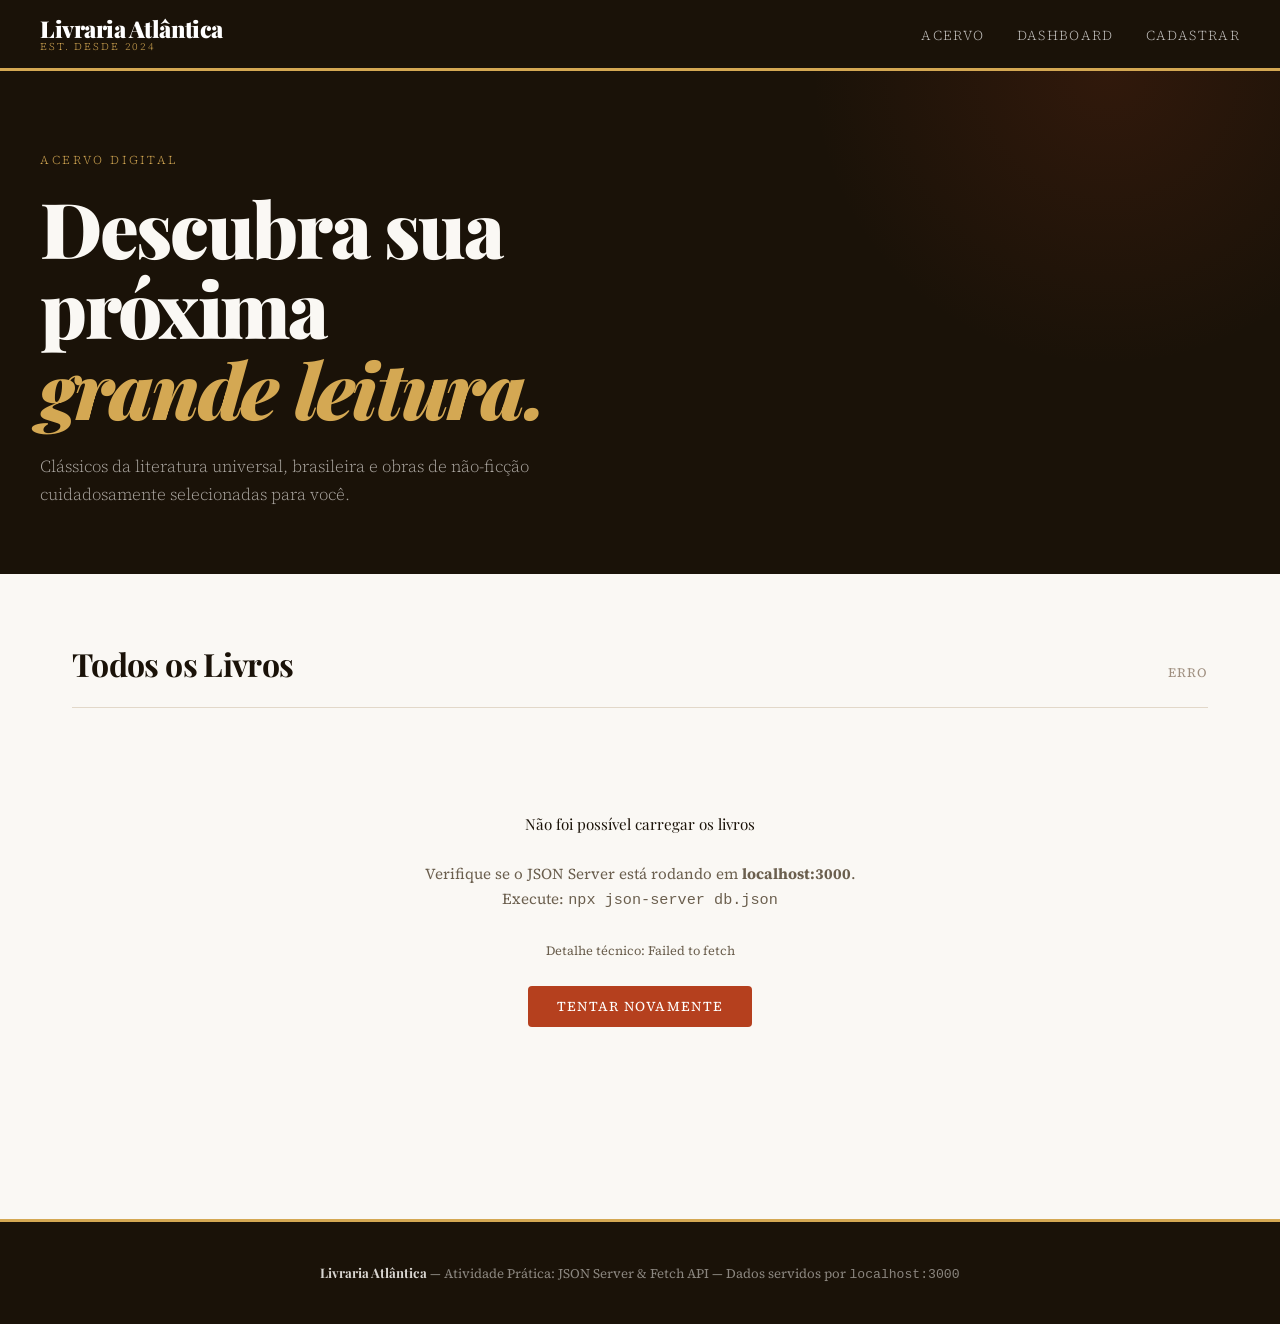
<file: public/index.html>
<!DOCTYPE html>
<html lang="pt-BR">
<head>
  <meta charset="UTF-8" />
  <meta name="viewport" content="width=device-width, initial-scale=1.0" />
  <title>Livraria Atlântica — Acervo</title>
  <link rel="stylesheet" href="styles.css" />
</head>
<body>
 
  <!-- ===================== CABEÇALHO ===================== -->
  <header class="cabecalho">
    <div class="cabecalho-inner">
      <a href="index.html" class="logo">
        <span class="logo-principal">Livraria Atlântica</span>
        <span class="logo-sub">Est. desde 2024</span>
      </a>
      <nav>
        <ul class="nav-links">
          <li><a href="index.html">Acervo</a></li>
          <li><a href="dashboard.html">Dashboard</a></li>
          <li><a href="cadastro_livro.html">Cadastrar</a></li>
        </ul>
      </nav>
    </div>
  </header>
 
  <!-- ===================== HERO ===================== -->
  <section class="hero">
    <div class="hero-inner">
      <p class="hero-eyebrow">Acervo Digital</p>
      <h1 class="hero-titulo">
        Descubra sua próxima<br>
        <em>grande leitura.</em>
      </h1>
      <p class="hero-subtitulo">
        Clássicos da literatura universal, brasileira e obras de não-ficção
        cuidadosamente selecionadas para você.
      </p>
    </div>
  </section>
 
  <!-- ===================== CATÁLOGO ===================== -->
  <main>
    <div class="secao">
      <div class="secao-cabecalho">
        <h2 class="secao-titulo">Todos os Livros</h2>
        <span class="secao-contagem" id="contagem-livros">Carregando…</span>
      </div>
 
      <!-- Grid onde os cards são injetados via JS -->
      <div class="grid-livros" id="grid-livros">
 
        <!-- Estado de carregamento inicial -->
        <div class="estado-carregando" id="estado-carregando">
          <div class="estado-carregando-spinner"></div>
          <p>Buscando livros no servidor…</p>
        </div>
 
      </div>
    </div>
  </main>
 
  <!-- ===================== RODAPÉ ===================== -->
  <footer class="rodape">
    <p>
      <strong>Livraria Atlântica</strong> &mdash;
      Atividade Prática: JSON Server &amp; Fetch API &mdash;
      Dados servidos por <code>localhost:3000</code>
    </p>
  </footer>
 
  <script src="script.js"></script>
</body>
</html>
</file>
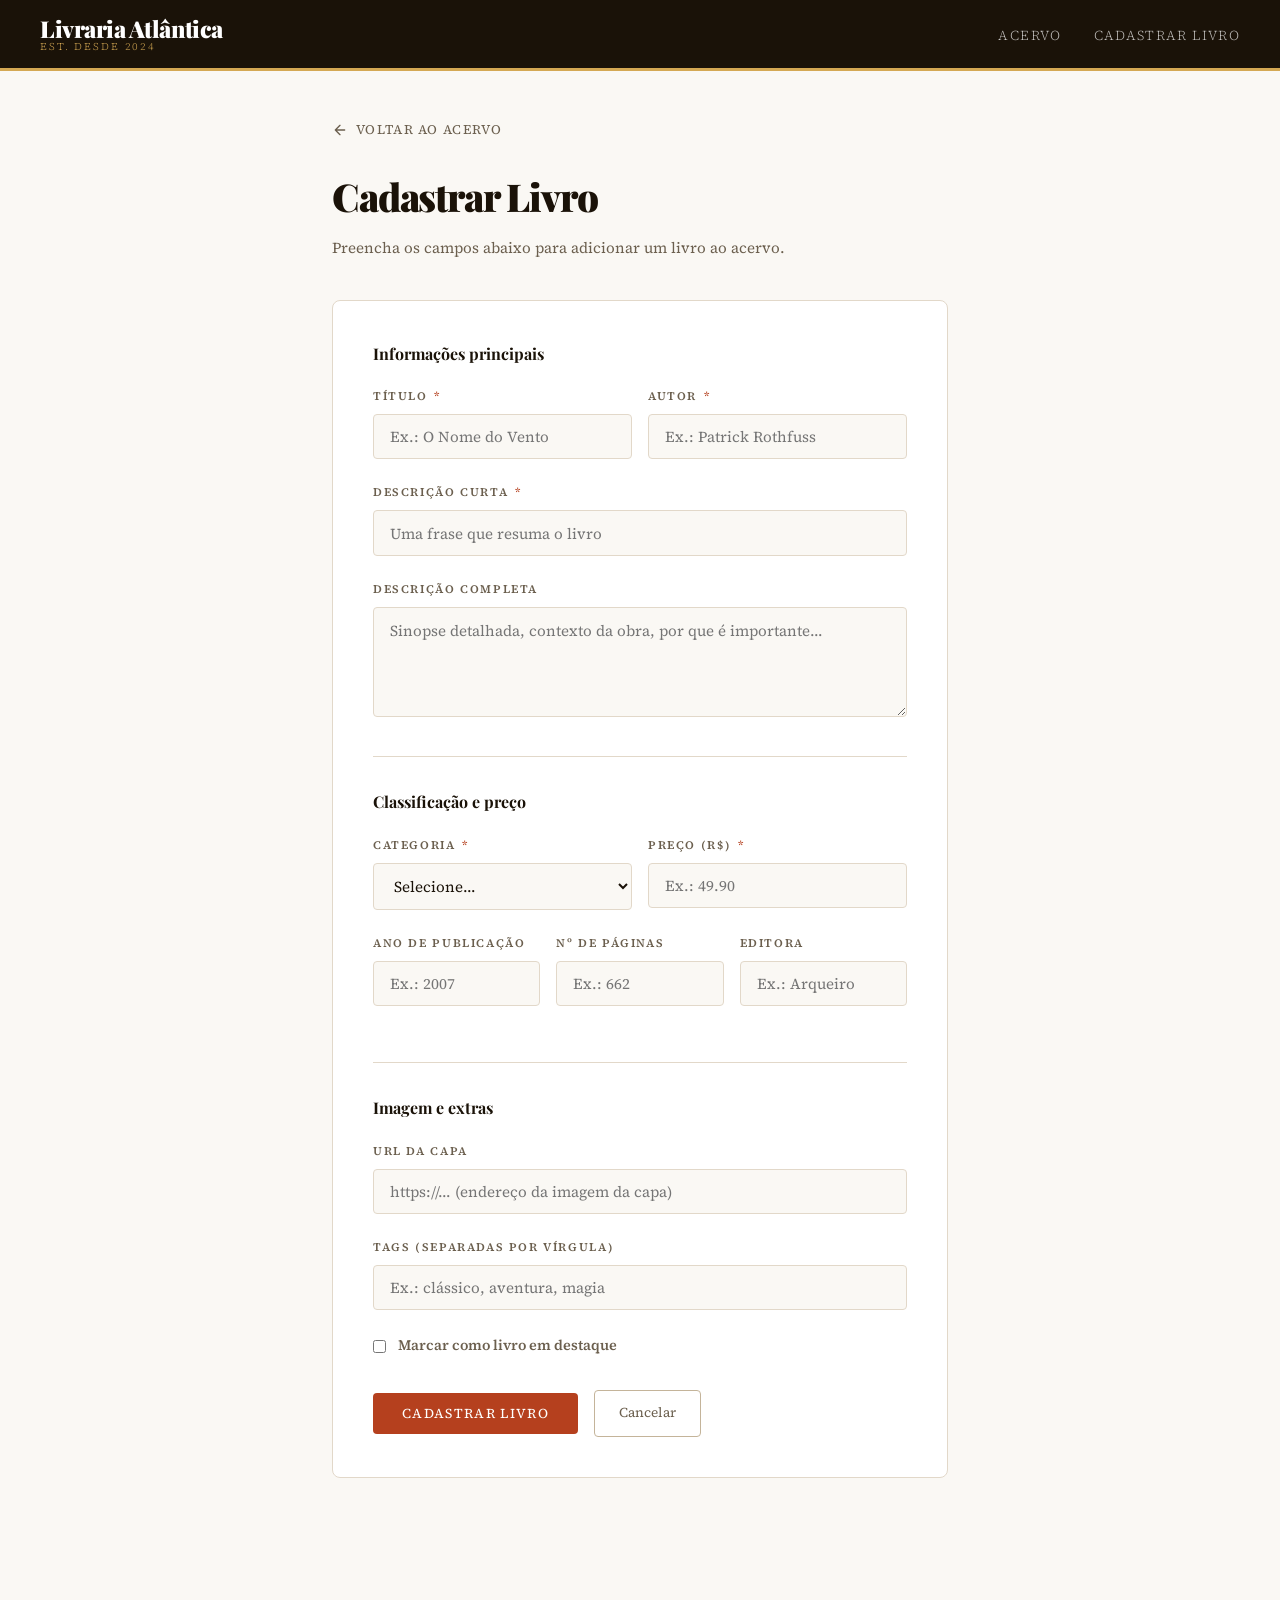
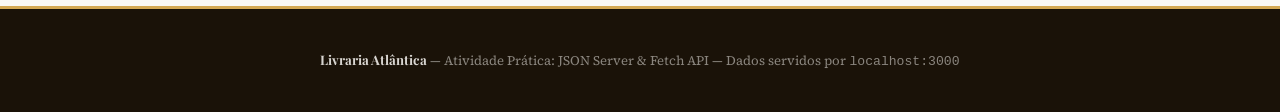
<file: public/cadastro_livro.html>
<!DOCTYPE html>
<html lang="pt-BR">
<head>
  <meta charset="UTF-8" />
  <meta name="viewport" content="width=device-width, initial-scale=1.0" />
  <title>Cadastrar Livro — Livraria Atlântica</title>
  <link rel="stylesheet" href="styles.css" />
  <style>
    /* ── Estilos específicos do formulário ── */
    .form-container {
      max-width: 680px;
      margin: 3rem auto;
      padding: 0 2rem 4rem;
    }
 
    .form-titulo {
      font-family: var(--fonte-titulo);
      font-size: 2.4rem;
      font-weight: 900;
      letter-spacing: -0.03em;
      margin-bottom: 0.4rem;
    }
 
    .form-subtitulo {
      color: var(--cor-texto-suave);
      margin-bottom: 2.5rem;
      font-size: 0.95rem;
    }
 
    .form-card {
      background: var(--cor-superficie);
      border: 1px solid var(--cor-borda);
      border-radius: var(--raio-lg);
      padding: 2.5rem;
    }
 
    .form-grupo {
      margin-bottom: 1.5rem;
    }
 
    .form-grupo label {
      display: block;
      font-size: 0.72rem;
      letter-spacing: 0.14em;
      text-transform: uppercase;
      font-weight: 600;
      color: var(--cor-texto-suave);
      margin-bottom: 0.5rem;
    }
 
    .form-grupo label .obrigatorio {
      color: var(--cor-destaque);
      margin-left: 2px;
    }
 
    .form-grupo input,
    .form-grupo select,
    .form-grupo textarea {
      width: 100%;
      padding: 0.7rem 1rem;
      border: 1px solid var(--cor-borda);
      border-radius: var(--raio);
      font-family: var(--fonte-corpo);
      font-size: 0.95rem;
      color: var(--cor-texto);
      background: var(--cor-fundo);
      transition: border-color var(--transicao), box-shadow var(--transicao);
      outline: none;
    }
 
    .form-grupo input:focus,
    .form-grupo select:focus,
    .form-grupo textarea:focus {
      border-color: var(--cor-texto);
      box-shadow: 0 0 0 3px rgba(26,18,8,0.08);
    }
 
    .form-grupo textarea {
      min-height: 110px;
      resize: vertical;
      line-height: 1.6;
    }
 
    .form-linha {
      display: grid;
      grid-template-columns: 1fr 1fr;
      gap: 1rem;
    }
 
    .form-linha-3 {
      display: grid;
      grid-template-columns: 1fr 1fr 1fr;
      gap: 1rem;
    }
 
    .form-separador {
      height: 1px;
      background: var(--cor-borda);
      margin: 2rem 0;
    }
 
    .form-secao-titulo {
      font-family: var(--fonte-titulo);
      font-size: 1rem;
      font-weight: 700;
      margin-bottom: 1.25rem;
      color: var(--cor-texto);
    }
 
    .form-acoes {
      display: flex;
      gap: 1rem;
      margin-top: 2rem;
      align-items: center;
    }
 
    .btn-cancelar {
      padding: 0.7rem 1.5rem;
      border: 1px solid var(--cor-borda-forte);
      border-radius: var(--raio);
      background: transparent;
      font-family: var(--fonte-corpo);
      font-size: 0.85rem;
      color: var(--cor-texto-suave);
      cursor: pointer;
      transition: all var(--transicao);
      text-decoration: none;
    }
 
    .btn-cancelar:hover {
      border-color: var(--cor-texto);
      color: var(--cor-texto);
    }
 
    .mensagem-sucesso,
    .mensagem-erro {
      display: none;
      padding: 1rem 1.25rem;
      border-radius: var(--raio);
      margin-top: 1.5rem;
      font-size: 0.9rem;
    }
 
    .mensagem-sucesso {
      background: #dcfce7;
      color: #166534;
      border: 1px solid #bbf7d0;
    }
 
    .mensagem-erro {
      background: #fef2f2;
      color: #991b1b;
      border: 1px solid #fecaca;
    }
 
    .mensagem-sucesso.visivel,
    .mensagem-erro.visivel {
      display: block;
    }
 
    @media (max-width: 600px) {
      .form-linha, .form-linha-3 { grid-template-columns: 1fr; }
      .form-card { padding: 1.5rem; }
    }
  </style>
</head>
<body>
 
  <!-- ===================== CABEÇALHO ===================== -->
  <header class="cabecalho">
    <div class="cabecalho-inner">
      <a href="index.html" class="logo">
        <span class="logo-principal">Livraria Atlântica</span>
        <span class="logo-sub">Est. desde 2024</span>
      </a>
      <nav>
        <ul class="nav-links">
          <li><a href="index.html">Acervo</a></li>
          <li><a href="cadastro_livro.html">Cadastrar Livro</a></li>
        </ul>
      </nav>
    </div>
  </header>
 
  <!-- ===================== FORMULÁRIO ===================== -->
  <main>
    <div class="form-container">
 
      <a href="index.html" class="detalhe-voltar" style="margin-bottom:1.5rem; display:inline-flex;">
        <svg viewBox="0 0 24 24" fill="none" stroke="currentColor" stroke-width="2"
             stroke-linecap="round" stroke-linejoin="round" style="width:16px;height:16px">
          <path d="M19 12H5M12 5l-7 7 7 7"/>
        </svg>
        Voltar ao acervo
      </a>
 
      <h1 class="form-titulo">Cadastrar Livro</h1>
      <p class="form-subtitulo">Preencha os campos abaixo para adicionar um livro ao acervo.</p>
 
      <div class="form-card">
        <div id="form-livro">
 
          <!-- Informações principais -->
          <p class="form-secao-titulo">Informações principais</p>
 
          <div class="form-linha">
            <div class="form-grupo">
              <label for="titulo">Título <span class="obrigatorio">*</span></label>
              <input type="text" id="titulo" placeholder="Ex.: O Nome do Vento" required />
            </div>
            <div class="form-grupo">
              <label for="autor">Autor <span class="obrigatorio">*</span></label>
              <input type="text" id="autor" placeholder="Ex.: Patrick Rothfuss" required />
            </div>
          </div>
 
          <div class="form-grupo">
            <label for="descricaoCurta">Descrição curta <span class="obrigatorio">*</span></label>
            <input type="text" id="descricaoCurta" placeholder="Uma frase que resuma o livro" required />
          </div>
 
          <div class="form-grupo">
            <label for="descricaoCompleta">Descrição completa</label>
            <textarea id="descricaoCompleta" placeholder="Sinopse detalhada, contexto da obra, por que é importante…"></textarea>
          </div>
 
          <div class="form-separador"></div>
 
          <!-- Classificação e preço -->
          <p class="form-secao-titulo">Classificação e preço</p>
 
          <div class="form-linha">
            <div class="form-grupo">
              <label for="categoria">Categoria <span class="obrigatorio">*</span></label>
              <select id="categoria" required>
                <option value="" disabled selected>Selecione…</option>
                <option value="Fantasia">Fantasia</option>
                <option value="Ficção Científica">Ficção Científica</option>
                <option value="Literatura Brasileira">Literatura Brasileira</option>
                <option value="Realismo Mágico">Realismo Mágico</option>
                <option value="Não-ficção">Não-ficção</option>
                <option value="Literatura Infantojuvenil">Literatura Infantojuvenil</option>
                <option value="Romance">Romance</option>
                <option value="Suspense">Suspense</option>
                <option value="Outro">Outro</option>
              </select>
            </div>
            <div class="form-grupo">
              <label for="preco">Preço (R$) <span class="obrigatorio">*</span></label>
              <input type="number" id="preco" placeholder="Ex.: 49.90" min="0" step="0.01" required />
            </div>
          </div>
 
          <div class="form-linha-3">
            <div class="form-grupo">
              <label for="anoPublicacao">Ano de publicação</label>
              <input type="number" id="anoPublicacao" placeholder="Ex.: 2007" min="1000" max="2099" />
            </div>
            <div class="form-grupo">
              <label for="paginas">Nº de páginas</label>
              <input type="number" id="paginas" placeholder="Ex.: 662" min="1" />
            </div>
            <div class="form-grupo">
              <label for="editora">Editora</label>
              <input type="text" id="editora" placeholder="Ex.: Arqueiro" />
            </div>
          </div>
 
          <div class="form-separador"></div>
 
          <!-- Imagem e extras -->
          <p class="form-secao-titulo">Imagem e extras</p>
 
          <div class="form-grupo">
            <label for="imagem">URL da capa</label>
            <input type="url" id="imagem" placeholder="https://… (endereço da imagem da capa)" />
          </div>
 
          <div class="form-grupo">
            <label for="tags">Tags (separadas por vírgula)</label>
            <input type="text" id="tags" placeholder="Ex.: clássico, aventura, magia" />
          </div>
 
          <div class="form-grupo" style="display:flex; align-items:center; gap:0.75rem;">
            <input type="checkbox" id="destaque" style="width:auto; cursor:pointer;" />
            <label for="destaque" style="text-transform:none; font-size:0.9rem; letter-spacing:0; cursor:pointer; margin:0;">
              Marcar como livro em destaque
            </label>
          </div>
 
          <!-- Ações -->
          <div class="form-acoes">
            <button class="btn-primario" onclick="cadastrarLivro()">Cadastrar livro</button>
            <a href="index.html" class="btn-cancelar">Cancelar</a>
          </div>
 
          <!-- Mensagens de feedback -->
          <div class="mensagem-sucesso" id="msg-sucesso">
            ✓ Livro cadastrado com sucesso! <a href="index.html">Ver acervo →</a>
          </div>
          <div class="mensagem-erro" id="msg-erro">
            ✗ Não foi possível cadastrar. Verifique se o JSON Server está rodando.
          </div>
 
        </div>
      </div>
    </div>
  </main>
 
  <!-- ===================== RODAPÉ ===================== -->
  <footer class="rodape">
    <p>
      <strong>Livraria Atlântica</strong> &mdash;
      Atividade Prática: JSON Server &amp; Fetch API &mdash;
      Dados servidos por <code>localhost:3000</code>
    </p>
  </footer>
 
  <script>
    /**
     * Lê os campos do formulário, valida e faz POST /livros no JSON Server.
     */
    async function cadastrarLivro() {
      const msgSucesso = document.getElementById('msg-sucesso');
      const msgErro    = document.getElementById('msg-erro');
 
      // Esconde mensagens anteriores
      msgSucesso.classList.remove('visivel');
      msgErro.classList.remove('visivel');
 
      // Coleta e valida campos obrigatórios
      const titulo       = document.getElementById('titulo').value.trim();
      const autor        = document.getElementById('autor').value.trim();
      const descCurta    = document.getElementById('descricaoCurta').value.trim();
      const categoria    = document.getElementById('categoria').value;
      const preco        = parseFloat(document.getElementById('preco').value);
 
      if (!titulo || !autor || !descCurta || !categoria || isNaN(preco)) {
        msgErro.textContent = '✗ Preencha todos os campos obrigatórios (marcados com *).';
        msgErro.classList.add('visivel');
        return;
      }
 
      // Monta objeto do livro
      const tagsRaw = document.getElementById('tags').value;
      const livro = {
        titulo,
        autor,
        descricaoCurta: descCurta,
        descricaoCompleta: document.getElementById('descricaoCompleta').value.trim() || descCurta,
        imagem:    document.getElementById('imagem').value.trim() || '',
        categoria,
        preco,
        tags: tagsRaw ? tagsRaw.split(',').map(t => t.trim()).filter(Boolean) : [],
        destaque: document.getElementById('destaque').checked,
        paginas:  parseInt(document.getElementById('paginas').value) || null,
        editora:  document.getElementById('editora').value.trim() || null,
        anoPublicacao: parseInt(document.getElementById('anoPublicacao').value) || null,
        avaliacao: null
      };
 
      // POST para o JSON Server
      try {
        const resposta = await fetch('http://localhost:3000/livros', {
          method: 'POST',
          headers: { 'Content-Type': 'application/json' },
          body: JSON.stringify(livro)
        });
 
        if (!resposta.ok) throw new Error(`HTTP ${resposta.status}`);
 
        msgSucesso.classList.add('visivel');
 
        // Limpa o formulário
        document.querySelectorAll('input, select, textarea').forEach(el => {
          if (el.type === 'checkbox') el.checked = false;
          else el.value = '';
        });
 
      } catch (erro) {
        console.error('Erro ao cadastrar:', erro);
        msgErro.textContent = `✗ Erro: ${erro.message}. Verifique se o JSON Server está rodando em localhost:3000.`;
        msgErro.classList.add('visivel');
      }
    }
  </script>
 
</body>
</html>
</file>
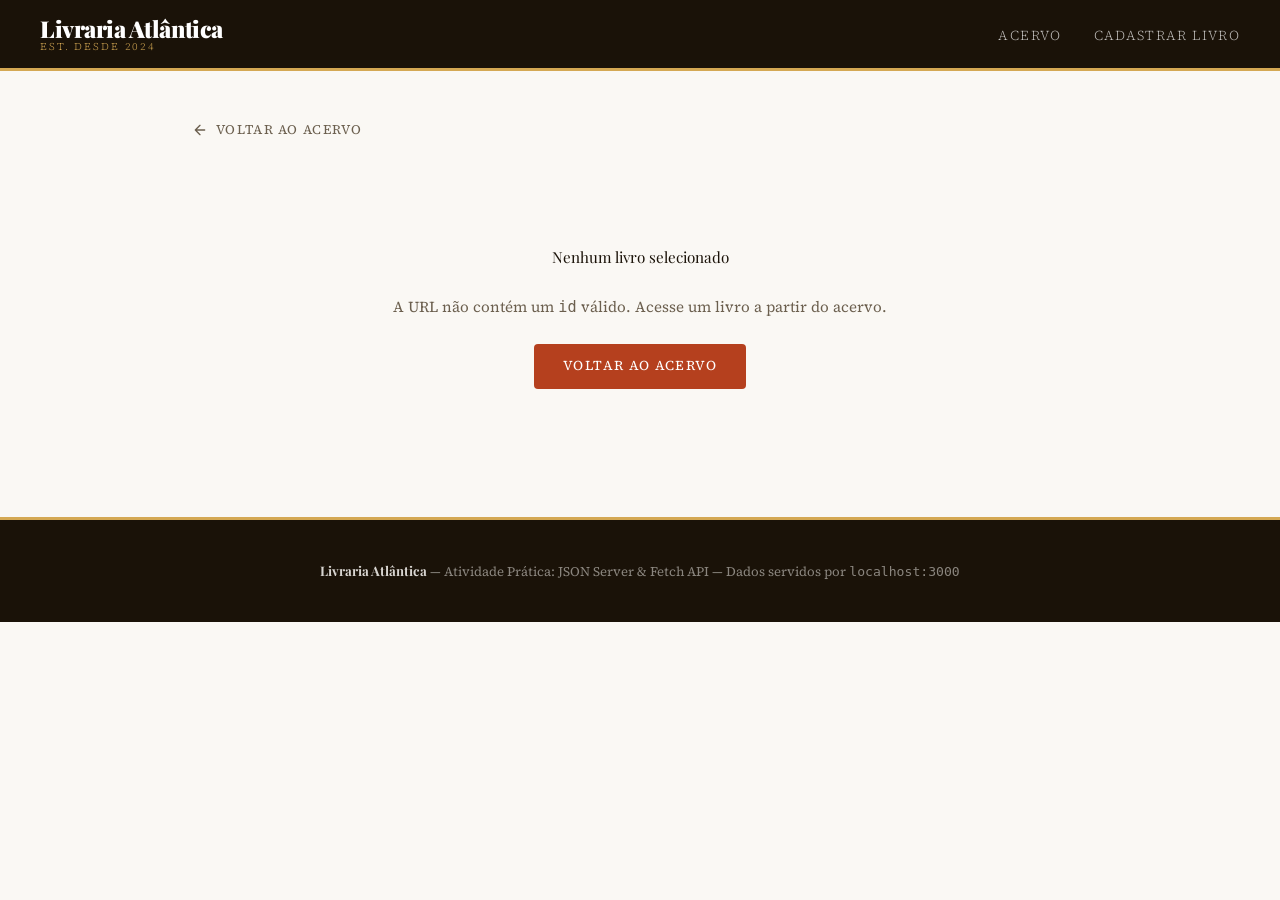
<file: public/details.html>
<!DOCTYPE html>
<html lang="pt-BR">
<head>
  <meta charset="UTF-8" />
  <meta name="viewport" content="width=device-width, initial-scale=1.0" />
  <title>Detalhes do Livro — Livraria Atlântica</title>
  <link rel="stylesheet" href="styles.css" />
</head>
<body>
 
  <!-- ===================== CABEÇALHO ===================== -->
  <header class="cabecalho">
    <div class="cabecalho-inner">
      <a href="index.html" class="logo">
        <span class="logo-principal">Livraria Atlântica</span>
        <span class="logo-sub">Est. desde 2024</span>
      </a>
      <nav>
        <ul class="nav-links">
          <li><a href="index.html">Acervo</a></li>
          <li><a href="cadastro_livro.html">Cadastrar Livro</a></li>
        </ul>
      </nav>
    </div>
  </header>
 
  <!-- ===================== CONTEÚDO PRINCIPAL ===================== -->
  <main>
    <div class="detalhe-container">
 
      <!-- Link de voltar -->
      <a href="index.html" class="detalhe-voltar">
        <svg viewBox="0 0 24 24" fill="none" stroke="currentColor" stroke-width="2"
             stroke-linecap="round" stroke-linejoin="round">
          <path d="M19 12H5M12 5l-7 7 7 7"/>
        </svg>
        Voltar ao acervo
      </a>
 
      <!-- Área de conteúdo dinâmico injetado pelo details.js -->
      <div id="detalhe-conteudo">
        <!-- Estado inicial: spinner de carregamento -->
        <div class="estado-carregando">
          <div class="estado-carregando-spinner"></div>
          <p>Carregando informações do livro…</p>
        </div>
      </div>
 
    </div>
  </main>
 
  <!-- ===================== RODAPÉ ===================== -->
  <footer class="rodape">
    <p>
      <strong>Livraria Atlântica</strong> &mdash;
      Atividade Prática: JSON Server &amp; Fetch API &mdash;
      Dados servidos por <code>localhost:3000</code>
    </p>
  </footer>
 
  <script src="details.js"></script>
</body>
</html>
</file>
<file: public/styles.css>
/* =============================================
   LIVRARIA ATLÂNTICA — Design System
   Estética: editorial refinada, tons terrosos
   ============================================= */
 
@import url('https://fonts.googleapis.com/css2?family=Playfair+Display:ital,wght@0,400;0,700;0,900;1,400&family=Source+Serif+4:ital,opsz,wght@0,8..60,300;0,8..60,400;0,8..60,600;1,8..60,300&display=swap');
 
/* --- Tokens de Design --- */
:root {
  --cor-fundo: #faf8f4;
  --cor-fundo-alt: #f2ede4;
  --cor-superficie: #ffffff;
  --cor-texto: #1a1208;
  --cor-texto-suave: #6b5f4e;
  --cor-texto-fraco: #a09080;
  --cor-destaque: #b5401e;
  --cor-destaque-hover: #8f3018;
  --cor-acento: #d4a853;
  --cor-borda: #e2d8c9;
  --cor-borda-forte: #c4b49a;
 
  --fonte-titulo: 'Playfair Display', Georgia, serif;
  --fonte-corpo: 'Source Serif 4', Georgia, serif;
 
  --sombra-suave: 0 2px 12px rgba(26,18,8,0.07);
  --sombra-media: 0 6px 24px rgba(26,18,8,0.12);
  --sombra-forte: 0 16px 48px rgba(26,18,8,0.18);
 
  --raio: 4px;
  --raio-lg: 8px;
  --transicao: 0.25s ease;
}
 
/* --- Reset e Base --- */
*, *::before, *::after { box-sizing: border-box; margin: 0; padding: 0; }
 
html { scroll-behavior: smooth; }
 
body {
  font-family: var(--fonte-corpo);
  background-color: var(--cor-fundo);
  color: var(--cor-texto);
  line-height: 1.65;
  font-size: 16px;
  min-height: 100vh;
}
 
a { color: inherit; text-decoration: none; }
 
img { display: block; max-width: 100%; }
 
/* --- Cabeçalho --- */
.cabecalho {
  background-color: var(--cor-texto);
  color: var(--cor-fundo);
  padding: 0 2rem;
  position: sticky;
  top: 0;
  z-index: 100;
  border-bottom: 3px solid var(--cor-acento);
}
 
.cabecalho-inner {
  max-width: 1200px;
  margin: 0 auto;
  display: flex;
  align-items: center;
  justify-content: space-between;
  height: 68px;
  gap: 2rem;
}
 
.logo {
  display: flex;
  flex-direction: column;
  line-height: 1.1;
}
 
.logo-principal {
  font-family: var(--fonte-titulo);
  font-size: 1.45rem;
  font-weight: 900;
  letter-spacing: -0.02em;
  color: #fff;
}
 
.logo-sub {
  font-size: 0.65rem;
  letter-spacing: 0.18em;
  text-transform: uppercase;
  color: var(--cor-acento);
  font-weight: 300;
}
 
.nav-links {
  display: flex;
  gap: 2rem;
  list-style: none;
}
 
.nav-links a {
  font-size: 0.85rem;
  letter-spacing: 0.1em;
  text-transform: uppercase;
  color: rgba(255,255,255,0.75);
  transition: color var(--transicao);
  font-weight: 300;
}
 
.nav-links a:hover { color: var(--cor-acento); }
 
/* --- Hero da Home --- */
.hero {
  background-color: var(--cor-texto);
  color: var(--cor-fundo);
  padding: 5rem 2rem 4rem;
  position: relative;
  overflow: hidden;
}
 
.hero::before {
  content: '';
  position: absolute;
  top: -60%;
  right: -10%;
  width: 600px;
  height: 600px;
  background: radial-gradient(circle, rgba(180,64,30,0.15) 0%, transparent 70%);
  pointer-events: none;
}
 
.hero-inner {
  max-width: 1200px;
  margin: 0 auto;
  position: relative;
}
 
.hero-eyebrow {
  font-size: 0.75rem;
  letter-spacing: 0.22em;
  text-transform: uppercase;
  color: var(--cor-acento);
  margin-bottom: 1rem;
  font-weight: 300;
}
 
.hero-titulo {
  font-family: var(--fonte-titulo);
  font-size: clamp(2.8rem, 6vw, 5rem);
  font-weight: 900;
  line-height: 1.05;
  max-width: 680px;
  margin-bottom: 1.5rem;
  letter-spacing: -0.03em;
}
 
.hero-titulo em {
  font-style: italic;
  color: var(--cor-acento);
}
 
.hero-subtitulo {
  font-size: 1.05rem;
  color: rgba(250,248,244,0.65);
  max-width: 520px;
  font-weight: 300;
  line-height: 1.7;
}
 
/* --- Seção de Conteúdo --- */
.secao {
  padding: 4rem 2rem;
  max-width: 1200px;
  margin: 0 auto;
}
 
.secao-cabecalho {
  display: flex;
  align-items: baseline;
  justify-content: space-between;
  margin-bottom: 2.5rem;
  padding-bottom: 1rem;
  border-bottom: 1px solid var(--cor-borda);
}
 
.secao-titulo {
  font-family: var(--fonte-titulo);
  font-size: 2rem;
  font-weight: 700;
  letter-spacing: -0.02em;
}
 
.secao-contagem {
  font-size: 0.8rem;
  color: var(--cor-texto-fraco);
  letter-spacing: 0.08em;
  text-transform: uppercase;
}
 
/* --- Grid de Cards --- */
.grid-livros {
  display: grid;
  grid-template-columns: repeat(auto-fill, minmax(240px, 1fr));
  gap: 2rem;
}
 
/* --- Card de Livro --- */
.card-livro {
  background: var(--cor-superficie);
  border: 1px solid var(--cor-borda);
  border-radius: var(--raio-lg);
  overflow: hidden;
  transition: transform var(--transicao), box-shadow var(--transicao), border-color var(--transicao);
  display: flex;
  flex-direction: column;
  cursor: default;
}
 
.card-livro:hover {
  transform: translateY(-4px);
  box-shadow: var(--sombra-media);
  border-color: var(--cor-borda-forte);
}
 
.card-capa {
  aspect-ratio: 2/3;
  overflow: hidden;
  background: var(--cor-fundo-alt);
  position: relative;
}
 
.card-capa img {
  width: 100%;
  height: 100%;
  object-fit: cover;
  transition: transform 0.4s ease;
}
 
.card-livro:hover .card-capa img {
  transform: scale(1.04);
}
 
.badge-destaque {
  position: absolute;
  top: 12px;
  left: 12px;
  background: var(--cor-destaque);
  color: #fff;
  font-size: 0.65rem;
  letter-spacing: 0.14em;
  text-transform: uppercase;
  padding: 4px 10px;
  border-radius: 2px;
  font-weight: 600;
}
 
.card-corpo {
  padding: 1.25rem;
  display: flex;
  flex-direction: column;
  flex: 1;
  gap: 0.5rem;
}
 
.card-categoria {
  font-size: 0.7rem;
  letter-spacing: 0.14em;
  text-transform: uppercase;
  color: var(--cor-destaque);
  font-weight: 600;
}
 
.card-titulo {
  font-family: var(--fonte-titulo);
  font-size: 1.1rem;
  font-weight: 700;
  line-height: 1.25;
  color: var(--cor-texto);
}
 
.card-autor {
  font-size: 0.82rem;
  color: var(--cor-texto-suave);
  font-style: italic;
}
 
.card-descricao {
  font-size: 0.85rem;
  color: var(--cor-texto-suave);
  line-height: 1.55;
  display: -webkit-box;
  -webkit-line-clamp: 3;
  -webkit-box-orient: vertical;
  overflow: hidden;
  flex: 1;
}
 
.card-rodape {
  display: flex;
  align-items: center;
  justify-content: space-between;
  padding-top: 0.75rem;
  border-top: 1px solid var(--cor-borda);
  margin-top: 0.5rem;
}
 
.card-preco {
  font-family: var(--fonte-titulo);
  font-size: 1.2rem;
  font-weight: 700;
  color: var(--cor-texto);
}
 
.btn-detalhes {
  background: var(--cor-texto);
  color: var(--cor-fundo);
  border: none;
  padding: 0.45rem 1rem;
  font-family: var(--fonte-corpo);
  font-size: 0.75rem;
  letter-spacing: 0.1em;
  text-transform: uppercase;
  border-radius: var(--raio);
  cursor: pointer;
  transition: background-color var(--transicao);
  text-decoration: none;
  display: inline-block;
}
 
.btn-detalhes:hover {
  background: var(--cor-destaque);
}
 
/* --- Estados de Loading / Erro --- */
.estado-carregando,
.estado-erro,
.estado-vazio {
  grid-column: 1 / -1;
  text-align: center;
  padding: 4rem 2rem;
  color: var(--cor-texto-suave);
}
 
.estado-carregando-spinner {
  width: 40px;
  height: 40px;
  border: 3px solid var(--cor-borda);
  border-top-color: var(--cor-destaque);
  border-radius: 50%;
  animation: girar 0.8s linear infinite;
  margin: 0 auto 1.5rem;
}
 
.estado-erro-titulo,
.estado-vazio-titulo {
  font-family: var(--fonte-titulo);
  font-size: 1.5rem;
  margin-bottom: 0.5rem;
  color: var(--cor-texto);
}
 
.estado-erro p,
.estado-vazio p {
  font-size: 0.95rem;
  margin-bottom: 1.5rem;
}
 
.btn-primario {
  display: inline-block;
  background: var(--cor-destaque);
  color: #fff;
  padding: 0.7rem 1.8rem;
  border-radius: var(--raio);
  font-size: 0.85rem;
  letter-spacing: 0.1em;
  text-transform: uppercase;
  transition: background-color var(--transicao);
  border: none;
  cursor: pointer;
  font-family: var(--fonte-corpo);
}
 
.btn-primario:hover { background: var(--cor-destaque-hover); }
 
/* =============================================
   PÁGINA DE DETALHES
   ============================================= */
.detalhe-container {
  max-width: 960px;
  margin: 3rem auto;
  padding: 0 2rem;
}
 
.detalhe-voltar {
  display: inline-flex;
  align-items: center;
  gap: 0.5rem;
  font-size: 0.82rem;
  letter-spacing: 0.1em;
  text-transform: uppercase;
  color: var(--cor-texto-suave);
  margin-bottom: 2.5rem;
  transition: color var(--transicao);
}
 
.detalhe-voltar:hover { color: var(--cor-destaque); }
 
.detalhe-voltar svg {
  width: 16px;
  height: 16px;
}
 
.detalhe-grid {
  display: grid;
  grid-template-columns: 280px 1fr;
  gap: 3.5rem;
  align-items: start;
}
 
.detalhe-capa {
  position: sticky;
  top: 88px;
}
 
.detalhe-capa img {
  width: 100%;
  border-radius: var(--raio-lg);
  box-shadow: var(--sombra-forte);
  border: 1px solid var(--cor-borda);
}
 
.detalhe-capa-placeholder {
  width: 100%;
  aspect-ratio: 2/3;
  background: var(--cor-fundo-alt);
  border-radius: var(--raio-lg);
  display: flex;
  align-items: center;
  justify-content: center;
  font-size: 4rem;
  border: 1px solid var(--cor-borda);
}
 
.detalhe-info {
  padding-top: 0.5rem;
}
 
.detalhe-categoria {
  font-size: 0.72rem;
  letter-spacing: 0.18em;
  text-transform: uppercase;
  color: var(--cor-destaque);
  font-weight: 600;
  margin-bottom: 0.75rem;
}
 
.detalhe-titulo {
  font-family: var(--fonte-titulo);
  font-size: clamp(2rem, 4vw, 3rem);
  font-weight: 900;
  line-height: 1.1;
  letter-spacing: -0.03em;
  margin-bottom: 0.5rem;
}
 
.detalhe-autor {
  font-size: 1rem;
  color: var(--cor-texto-suave);
  font-style: italic;
  margin-bottom: 1.5rem;
}
 
.detalhe-meta {
  display: flex;
  flex-wrap: wrap;
  gap: 1.5rem;
  padding: 1.25rem 0;
  border-top: 1px solid var(--cor-borda);
  border-bottom: 1px solid var(--cor-borda);
  margin-bottom: 2rem;
}
 
.detalhe-meta-item {
  display: flex;
  flex-direction: column;
  gap: 0.2rem;
}
 
.detalhe-meta-label {
  font-size: 0.68rem;
  letter-spacing: 0.15em;
  text-transform: uppercase;
  color: var(--cor-texto-fraco);
  font-weight: 600;
}
 
.detalhe-meta-valor {
  font-family: var(--fonte-titulo);
  font-size: 1.2rem;
  font-weight: 700;
}
 
.detalhe-meta-valor.preco {
  color: var(--cor-destaque);
  font-size: 1.6rem;
}
 
.detalhe-descricao-titulo {
  font-family: var(--fonte-titulo);
  font-size: 1.1rem;
  font-weight: 700;
  margin-bottom: 1rem;
  color: var(--cor-texto);
}
 
.detalhe-descricao {
  font-size: 1rem;
  line-height: 1.8;
  color: var(--cor-texto-suave);
  margin-bottom: 2rem;
}
 
.detalhe-tags-lista {
  display: flex;
  flex-wrap: wrap;
  gap: 0.5rem;
  list-style: none;
  margin-bottom: 2.5rem;
}
 
.tag-chip {
  background: var(--cor-fundo-alt);
  border: 1px solid var(--cor-borda);
  color: var(--cor-texto-suave);
  padding: 0.3rem 0.85rem;
  border-radius: 50px;
  font-size: 0.78rem;
  letter-spacing: 0.04em;
  transition: all var(--transicao);
}
 
.tag-chip:hover {
  background: var(--cor-texto);
  color: var(--cor-fundo);
  border-color: var(--cor-texto);
}
 
.detalhe-avaliacao {
  display: flex;
  align-items: center;
  gap: 0.5rem;
  margin-bottom: 2rem;
}
 
.estrelas {
  color: var(--cor-acento);
  font-size: 1.1rem;
  letter-spacing: 2px;
}
 
.avaliacao-numero {
  font-family: var(--fonte-titulo);
  font-weight: 700;
  font-size: 1.1rem;
}
 
.avaliacao-texto {
  font-size: 0.85rem;
  color: var(--cor-texto-fraco);
}
 
/* --- Rodapé --- */
.rodape {
  background: var(--cor-texto);
  color: rgba(250,248,244,0.5);
  padding: 2.5rem;
  text-align: center;
  font-size: 0.82rem;
  margin-top: 4rem;
  border-top: 3px solid var(--cor-acento);
}
 
.rodape strong {
  color: rgba(250,248,244,0.85);
  font-family: var(--fonte-titulo);
}
 
/* --- Animações --- */
@keyframes girar {
  to { transform: rotate(360deg); }
}
 
@keyframes aparecer {
  from { opacity: 0; transform: translateY(16px); }
  to { opacity: 1; transform: translateY(0); }
}
 
.card-livro {
  animation: aparecer 0.35s ease both;
}
 
.card-livro:nth-child(1) { animation-delay: 0.05s; }
.card-livro:nth-child(2) { animation-delay: 0.10s; }
.card-livro:nth-child(3) { animation-delay: 0.15s; }
.card-livro:nth-child(4) { animation-delay: 0.20s; }
.card-livro:nth-child(5) { animation-delay: 0.25s; }
.card-livro:nth-child(6) { animation-delay: 0.30s; }
.card-livro:nth-child(7) { animation-delay: 0.35s; }
.card-livro:nth-child(8) { animation-delay: 0.40s; }
 
/* --- Responsivo --- */
@media (max-width: 768px) {
  .hero { padding: 3rem 1.5rem; }
  .nav-links { display: none; }
  .grid-livros { grid-template-columns: repeat(auto-fill, minmax(160px, 1fr)); gap: 1rem; }
  .detalhe-grid { grid-template-columns: 1fr; gap: 2rem; }
  .detalhe-capa { position: static; max-width: 220px; }
  .secao { padding: 2rem 1.25rem; }
  .detalhe-container { margin: 1.5rem auto; }
}
 
/* =============================================
   DASHBOARD — Chart.js
   ============================================= */
 
.dashboard-hero {
  background-color: var(--cor-texto);
  color: var(--cor-fundo);
  padding: 3.5rem 2rem 3rem;
  position: relative;
  overflow: hidden;
}
 
.dashboard-hero::before {
  content: '';
  position: absolute;
  top: -40%;
  left: -5%;
  width: 500px;
  height: 500px;
  background: radial-gradient(circle, rgba(212,168,83,0.12) 0%, transparent 70%);
  pointer-events: none;
}
 
.dashboard-hero-inner {
  max-width: 1200px;
  margin: 0 auto;
  position: relative;
}
 
.dashboard-hero-eyebrow {
  font-size: 0.72rem;
  letter-spacing: 0.22em;
  text-transform: uppercase;
  color: var(--cor-acento);
  margin-bottom: 0.75rem;
  font-weight: 300;
}
 
.dashboard-hero-titulo {
  font-family: var(--fonte-titulo);
  font-size: clamp(2rem, 4vw, 3.2rem);
  font-weight: 900;
  line-height: 1.1;
  letter-spacing: -0.03em;
  margin-bottom: 0.75rem;
}
 
.dashboard-hero-sub {
  font-size: 0.95rem;
  color: rgba(250,248,244,0.6);
  font-weight: 300;
}
 
/* --- Cartões de Resumo --- */
.resumo-grid {
  display: grid;
  grid-template-columns: repeat(auto-fit, minmax(180px, 1fr));
  gap: 1.25rem;
  margin-bottom: 3rem;
}
 
.resumo-card {
  background: var(--cor-superficie);
  border: 1px solid var(--cor-borda);
  border-radius: var(--raio-lg);
  padding: 1.5rem 1.25rem;
  display: flex;
  flex-direction: column;
  gap: 0.3rem;
  animation: aparecer 0.4s ease both;
}
 
.resumo-card:nth-child(1) { animation-delay: 0.05s; }
.resumo-card:nth-child(2) { animation-delay: 0.10s; }
.resumo-card:nth-child(3) { animation-delay: 0.15s; }
.resumo-card:nth-child(4) { animation-delay: 0.20s; }
 
.resumo-label {
  font-size: 0.68rem;
  letter-spacing: 0.16em;
  text-transform: uppercase;
  color: var(--cor-texto-fraco);
  font-weight: 600;
}
 
.resumo-valor {
  font-family: var(--fonte-titulo);
  font-size: 2rem;
  font-weight: 900;
  color: var(--cor-texto);
  line-height: 1;
}
 
.resumo-detalhe {
  font-size: 0.8rem;
  color: var(--cor-texto-suave);
}
 
/* --- Grid dos Gráficos --- */
.graficos-grid {
  display: grid;
  grid-template-columns: 1fr 1fr;
  gap: 2rem;
  margin-bottom: 3rem;
}
 
.grafico-card {
  background: var(--cor-superficie);
  border: 1px solid var(--cor-borda);
  border-radius: var(--raio-lg);
  padding: 2rem;
  animation: aparecer 0.4s ease both;
}
 
.grafico-card:nth-child(1) { animation-delay: 0.25s; }
.grafico-card:nth-child(2) { animation-delay: 0.35s; }
 
.grafico-titulo {
  font-family: var(--fonte-titulo);
  font-size: 1.15rem;
  font-weight: 700;
  margin-bottom: 0.3rem;
  color: var(--cor-texto);
}
 
.grafico-subtitulo {
  font-size: 0.8rem;
  color: var(--cor-texto-fraco);
  margin-bottom: 1.75rem;
  letter-spacing: 0.03em;
}
 
.grafico-wrapper {
  position: relative;
  height: 300px;
}
 
/* --- Tabela de Dados --- */
.tabela-card {
  background: var(--cor-superficie);
  border: 1px solid var(--cor-borda);
  border-radius: var(--raio-lg);
  overflow: hidden;
  margin-bottom: 3rem;
  animation: aparecer 0.4s 0.45s ease both;
}
 
.tabela-cabecalho {
  padding: 1.5rem 2rem 1.25rem;
  border-bottom: 1px solid var(--cor-borda);
}
 
.tabela-titulo {
  font-family: var(--fonte-titulo);
  font-size: 1.15rem;
  font-weight: 700;
  margin-bottom: 0.2rem;
}
 
.tabela-subtitulo {
  font-size: 0.8rem;
  color: var(--cor-texto-fraco);
}
 
table {
  width: 100%;
  border-collapse: collapse;
  font-size: 0.88rem;
}
 
thead th {
  background: var(--cor-fundo-alt);
  padding: 0.75rem 1.5rem;
  text-align: left;
  font-size: 0.68rem;
  letter-spacing: 0.14em;
  text-transform: uppercase;
  color: var(--cor-texto-fraco);
  font-weight: 600;
  border-bottom: 1px solid var(--cor-borda);
}
 
tbody tr {
  border-bottom: 1px solid var(--cor-borda);
  transition: background-color var(--transicao);
}
 
tbody tr:last-child { border-bottom: none; }
tbody tr:hover { background: var(--cor-fundo); }
 
tbody td {
  padding: 0.9rem 1.5rem;
  color: var(--cor-texto-suave);
}
 
tbody td:first-child {
  color: var(--cor-texto);
  font-weight: 600;
}
 
.badge-categoria {
  display: inline-block;
  padding: 0.2rem 0.7rem;
  border-radius: 50px;
  font-size: 0.72rem;
  font-weight: 600;
  letter-spacing: 0.05em;
  background: var(--cor-fundo-alt);
  border: 1px solid var(--cor-borda);
  color: var(--cor-texto-suave);
}
 
/* --- Estado de carregando (dashboard) --- */
.dashboard-loading {
  display: flex;
  flex-direction: column;
  align-items: center;
  justify-content: center;
  min-height: 300px;
  gap: 1rem;
  color: var(--cor-texto-suave);
  font-size: 0.9rem;
}
 
/* --- Responsivo dashboard --- */
@media (max-width: 768px) {
  .graficos-grid { grid-template-columns: 1fr; }
  .grafico-wrapper { height: 260px; }
  thead th, tbody td { padding: 0.65rem 1rem; }
}
</file>
